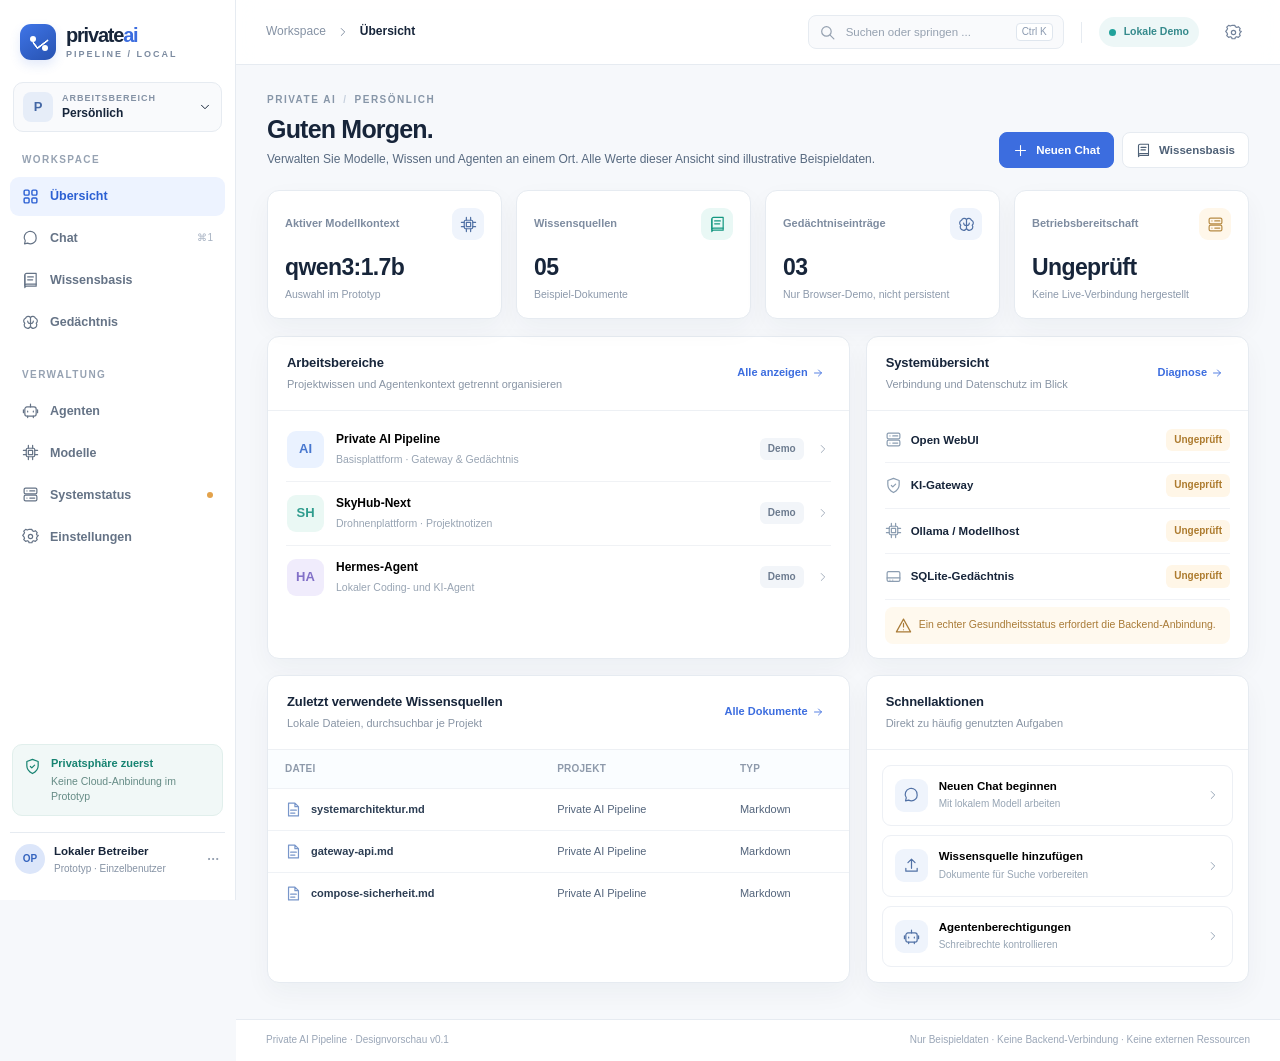
<file: design/prototype/index.html>
<!DOCTYPE html>
<html lang="de">
<head>
  <meta charset="UTF-8">
  <meta name="viewport" content="width=device-width, initial-scale=1">
  <meta name="color-scheme" content="light">
  <meta name="description" content="Private AI Pipeline – lokaler Web-App-Designprototyp, ohne Cloud-Anbindung.">
  <title>Private AI Pipeline · Workspace</title>
  <link rel="stylesheet" href="./styles.css">
  <script defer src="./app.js"></script>
</head>
<body>
<!-- All graphics local; no CDN, web fonts, external scripts or tracking. -->
<svg width="0" height="0" aria-hidden="true" style="position:absolute;overflow:hidden">
 <symbol id="i-grid" viewBox="0 0 24 24"><rect x="3" y="3" width="7" height="7" rx="1.6"/><rect x="14" y="3" width="7" height="7" rx="1.6"/><rect x="3" y="14" width="7" height="7" rx="1.6"/><rect x="14" y="14" width="7" height="7" rx="1.6"/></symbol>
 <symbol id="i-chat" viewBox="0 0 24 24"><path d="M20 11.5a8 8 0 0 1-8 8 9 9 0 0 1-4.1-1l-4.3 1 1-4.3A8.5 8.5 0 1 1 20 11.5Z"/></symbol>
 <symbol id="i-books" viewBox="0 0 24 24"><path d="M4 4.5A2.5 2.5 0 0 1 6.5 2H20v18H6.5A2.5 2.5 0 0 0 4 22Z"/><path d="M4 4.5v15A2.5 2.5 0 0 1 6.5 17H20M8 7h8m-8 4h7"/></symbol>
 <symbol id="i-brain" viewBox="0 0 24 24"><path d="M12 5a4 4 0 0 0-7 1 4 4 0 0 0-1 7 4.4 4.4 0 0 0 3 7 4 4 0 0 0 5-3V5Zm0 0a4 4 0 0 1 7 1 4 4 0 0 1 1 7 4.4 4.4 0 0 1-3 7 4 4 0 0 1-5-3"/><path d="M8 10a3 3 0 0 0 4 3m4-3a3 3 0 0 1-4 3"/></symbol>
 <symbol id="i-bot" viewBox="0 0 24 24"><rect x="4" y="7" width="16" height="13" rx="3"/><path d="M12 3v4m-4 6v1m8-1v1M8 20v2m8-2v2M2 11v4m20-4v4"/></symbol>
 <symbol id="i-cpu" viewBox="0 0 24 24"><rect x="6" y="6" width="12" height="12" rx="2"/><path d="M9 9h6v6H9zM9 2v4m6-4v4M9 18v4m6-4v4M2 9h4m-4 6h4m12-6h4m-4 6h4"/></symbol>
 <symbol id="i-server" viewBox="0 0 24 24"><rect x="3" y="3" width="18" height="8" rx="2"/><rect x="3" y="13" width="18" height="8" rx="2"/><path d="M7 7h.01M7 17h.01M11 7h7m-7 10h7"/></symbol>
 <symbol id="i-settings" viewBox="0 0 24 24"><path d="M10 3h4l.7 2.2 2 .9 2.1-1.1 2.7 2.8-1.1 2.1.9 2L23 12l-1.7 2.1-.9 2 1.1 2.1-2.7 2.8-2.1-1.1-2 .9L14 23h-4l-.7-2.2-2-.9-2.1 1.1-2.7-2.8 1.1-2.1-.9-2L1 12l1.7-2.1.9-2-1.1-2.1 2.7-2.8 2.1 1.1 2-.9L10 3Z" transform="translate(0 -1) scale(1 .95)"/><circle cx="12" cy="12" r="3"/></symbol>
 <symbol id="i-search" viewBox="0 0 24 24"><circle cx="10.5" cy="10.5" r="6.7"/><path d="m16 16 5 5"/></symbol>
 <symbol id="i-plus" viewBox="0 0 24 24"><path d="M12 4v16M4 12h16"/></symbol>
 <symbol id="i-chevron" viewBox="0 0 24 24"><path d="m9 18 6-6-6-6"/></symbol>
 <symbol id="i-down" viewBox="0 0 24 24"><path d="m6 9 6 6 6-6"/></symbol>
 <symbol id="i-arrow" viewBox="0 0 24 24"><path d="M5 12h14m-6-6 6 6-6 6"/></symbol>
 <symbol id="i-lock" viewBox="0 0 24 24"><rect x="4" y="10" width="16" height="11" rx="2"/><path d="M8 10V7a4 4 0 0 1 8 0v3"/></symbol>
 <symbol id="i-shield" viewBox="0 0 24 24"><path d="M12 2 4 5v6c0 5.5 3.5 8.7 8 11 4.5-2.3 8-5.5 8-11V5l-8-3Z"/><path d="m9 12 2 2 4-4"/></symbol>
 <symbol id="i-alert" viewBox="0 0 24 24"><path d="m12 3 10 18H2L12 3Z"/><path d="M12 9v5m0 4h.01"/></symbol>
 <symbol id="i-filter" viewBox="0 0 24 24"><path d="M4 7h16M7 12h10m-7 5h4"/></symbol>
 <symbol id="i-file" viewBox="0 0 24 24"><path d="M5 3h9l5 5v13H5zM14 3v5h5M8 13h8m-8 4h6"/></symbol>
 <symbol id="i-more" viewBox="0 0 24 24"><circle cx="5" cy="12" r="1"/><circle cx="12" cy="12" r="1"/><circle cx="19" cy="12" r="1"/></symbol>
 <symbol id="i-send" viewBox="0 0 24 24"><path d="m21 3-8.5 18-2.8-8.5L1 9.5 21 3Zm0 0-11.3 9.5"/></symbol>
 <symbol id="i-menu" viewBox="0 0 24 24"><path d="M4 6h16M4 12h16M4 18h16"/></symbol>
 <symbol id="i-x" viewBox="0 0 24 24"><path d="M5 5 19 19M19 5 5 19"/></symbol>
 <symbol id="i-check" viewBox="0 0 24 24"><path d="m4 12 5 5L20 6"/></symbol>
 <symbol id="i-clock" viewBox="0 0 24 24"><circle cx="12" cy="12" r="9"/><path d="M12 7v5l3 2"/></symbol>
 <symbol id="i-harddrive" viewBox="0 0 24 24"><rect x="3" y="5" width="18" height="14" rx="2"/><path d="M3 14h18M7 17h.01M11 17h.01"/></symbol>
 <symbol id="i-spark" viewBox="0 0 24 24"><path d="m12 2 2.5 7.5L22 12l-7.5 2.5L12 22l-2.5-7.5L2 12l7.5-2.5L12 2Z"/></symbol>
 <symbol id="i-upload" viewBox="0 0 24 24"><path d="M12 16V3m-5 5 5-5 5 5M4 16v4h16v-4"/></symbol>
 <symbol id="i-trash" viewBox="0 0 24 24"><path d="M4 6h16M9 6V4h6v2m3 0-1 15H7L6 6m4 5v6m4-6v6"/></symbol>
 <symbol id="i-external" viewBox="0 0 24 24"><path d="M14 4h6v6M20 4 10 14m7 0v6H4V7h6"/></symbol>
 <symbol id="i-copy" viewBox="0 0 24 24"><rect x="8" y="8" width="12" height="12" rx="2"/><path d="M16 8V4H4v12h4"/></symbol>
 </svg>
<div class="app" id="app">
  <aside class="sidebar" id="sidebar" aria-label="Hauptnavigation">
    <a href="#overview" class="brand" data-route="overview" aria-label="Private AI Pipeline – Übersicht">
      <span class="brand-mark"><span class="mark-dot"></span><span class="mark-path"></span></span>
      <span class="brand-words"><strong>private<span class="brand-color">ai</span></strong><small>PIPELINE / LOCAL</small></span>
    </a>
    <div class="workspace-trigger" id="workspacePicker" role="button" tabindex="0" aria-label="Arbeitsbereich auswählen">
      <span class="workspace-icon">P</span><span class="workspace-label"><small>ARBEITSBEREICH</small><strong id="workspaceLabel">Persönlich</strong></span><svg class="icon-xs"><use href="#i-down"></use></svg>
    </div>
    <nav class="nav-sections" aria-label="Bereiche">
      <div class="nav-group"><div class="nav-label">WORKSPACE</div>
        <button data-page="overview" class="nav-link active"><svg class="icon"><use href="#i-grid"></use></svg>Übersicht</button>
        <button data-page="chat" class="nav-link"><svg class="icon"><use href="#i-chat"></use></svg>Chat <span class="nav-key">⌘1</span></button>
        <button data-page="knowledge" class="nav-link"><svg class="icon"><use href="#i-books"></use></svg>Wissensbasis</button>
        <button data-page="memory" class="nav-link"><svg class="icon"><use href="#i-brain"></use></svg>Gedächtnis</button>
      </div>
      <div class="nav-group"><div class="nav-label">VERWALTUNG</div>
        <button data-page="agents" class="nav-link"><svg class="icon"><use href="#i-bot"></use></svg>Agenten</button>
        <button data-page="models" class="nav-link"><svg class="icon"><use href="#i-cpu"></use></svg>Modelle</button>
        <button data-page="system" class="nav-link"><svg class="icon"><use href="#i-server"></use></svg>Systemstatus <span class="nav-alert"></span></button>
        <button data-page="settings" class="nav-link"><svg class="icon"><use href="#i-settings"></use></svg>Einstellungen</button>
      </div>
    </nav>
    <div class="sidebar-bottom">
      <div class="privacy-panel"><svg class="icon"><use href="#i-shield"></use></svg><div><strong>Privatsphäre zuerst</strong><p>Keine Cloud-Anbindung im Prototyp</p></div></div>
      <div class="profile"><span class="avatar">OP</span><div class="profile-text"><strong>Lokaler Betreiber</strong><small>Prototyp · Einzelbenutzer</small></div><svg class="icon-xs muted"><use href="#i-more"></use></svg></div>
    </div>
  </aside>
  <div class="mobile-scrim" id="scrim"></div>
  <div class="app-column">
    <header class="topbar">
      <div class="crumbs"><button id="mobileMenu" class="icon-button mobile-menu" aria-label="Menü öffnen"><svg class="icon"><use href="#i-menu"></use></svg></button><span class="crumb-root">Workspace</span><svg class="icon-xs muted"><use href="#i-chevron"></use></svg><strong id="breadcrumb">Übersicht</strong></div>
      <div class="header-tools">
        <button id="globalSearch" class="top-search"><svg class="icon"><use href="#i-search"></use></svg><span>Suchen oder springen ...</span><kbd>Ctrl K</kbd></button>
        <span class="top-divider"></span>
        <span class="offline-pill"><span class="dot-blue"></span> Lokale Demo</span>
        <button id="topSettings" class="icon-button" aria-label="Einstellungen öffnen"><svg class="icon"><use href="#i-settings"></use></svg></button>
      </div>
    </header>
    <main id="view" class="view" tabindex="-1"></main>
    <footer class="app-footer"><span>Private AI Pipeline · Designvorschau v0.1</span><span>Nur Beispieldaten · Keine Backend-Verbindung · Keine externen Ressourcen</span></footer>
  </div>
</div>
<div id="toast" class="toast" role="status" aria-live="polite"></div>
<div id="modalRoot"></div>
</body>
</html>
</file>
<file: design/prototype/styles.css>
/* Private AI Pipeline – neutral light UI. No third party fonts/assets. */
:root{--paper:#f6f8fb;--surface:#fff;--surface-soft:#f9fafc;--text:#17253a;--text2:#586a80;--muted:#8592a4;--line:#e6ebf1;--blue:#3c6ddf;--blue-dark:#2451bf;--blue-soft:#edf3ff;--teal:#169a82;--teal-soft:#e9f8f4;--amber:#be862a;--amber-soft:#fff6e7;--red:#d35e66;--red-soft:#fff2f2;--shadow:0 10px 26px rgba(23,37,58,.045);--radius:12px;--nav-width:236px;--space:22px;font-family:Inter,ui-sans-serif,-apple-system,BlinkMacSystemFont,"Segoe UI",Roboto,Arial,sans-serif; color-scheme:light}
*{box-sizing:border-box}body{margin:0;background:var(--paper);color:var(--text);font-size:13px;line-height:1.45}button,input,select,textarea{font:inherit}button{cursor:pointer}svg{flex-shrink:0}a{color:inherit;text-decoration:none}button:focus-visible,a:focus-visible,input:focus-visible,select:focus-visible,textarea:focus-visible,[role=button]:focus-visible{outline:3px solid #91b1fb;outline-offset:2px}.icon{width:17px;height:17px;fill:none;stroke:currentColor;stroke-width:1.7;stroke-linecap:round;stroke-linejoin:round}.icon-xs{width:14px;height:14px;fill:none;stroke:currentColor;stroke-width:1.7;stroke-linecap:round;stroke-linejoin:round}.muted{color:var(--muted)}.app{display:flex;min-height:100vh}.sidebar{width:var(--nav-width);background:var(--surface);border-right:1px solid var(--line);flex-shrink:0;display:flex;flex-direction:column;position:sticky;top:0;height:100vh;z-index:21}.brand{display:flex;align-items:center;gap:10px;padding:24px 20px 22px}.brand-mark{width:36px;height:36px;border-radius:11px;background:linear-gradient(145deg,#3f75e8,#2752b0);position:relative;box-shadow:0 5px 11px #3c6ddf25}.mark-dot{width:6px;height:6px;background:#fff;border-radius:50%;position:absolute;left:10px;top:12px;box-shadow:12px 9px 0 #fff}.mark-path{position:absolute;width:15px;height:9px;border-left:2px solid #fff;border-bottom:2px solid #fff;left:13px;top:13px;transform:rotate(-37deg);border-radius:2px}.brand-words{display:flex;flex-direction:column;line-height:1.02}.brand-words strong{font-size:20px;letter-spacing:-1.2px;font-weight:800}.brand-color{color:var(--blue)}.brand-words small{font-size:9px;font-weight:800;letter-spacing:2px;color:#7c8ba0;margin-top:5px}.workspace-trigger{display:flex;align-items:center;gap:9px;padding:9px;background:var(--surface-soft);border:1px solid var(--line);margin:0 13px 21px;border-radius:10px;cursor:pointer}.workspace-icon{width:30px;height:30px;border-radius:8px;background:#e6edf8;color:#4266a4;display:grid;place-items:center;font-weight:800}.workspace-label{flex:1;display:flex;flex-direction:column}.workspace-label small{font-size:9px;letter-spacing:1px;font-weight:800;color:#8492a5}.workspace-label strong{font-size:12px}.nav-sections{flex:1;padding:0 10px;overflow:auto}.nav-group{margin:0 0 26px}.nav-label{padding:0 12px;margin-bottom:9px;letter-spacing:1.4px;color:#96a2b2;font-weight:800;font-size:10px}.nav-link{border:0;background:transparent;display:flex;align-items:center;gap:11px;text-align:left;color:#657386;width:100%;padding:10px 12px;border-radius:9px;font-size:12.5px;font-weight:600;margin-bottom:3px;min-height:39px}.nav-link:hover{background:#f5f8fc;color:#263955}.nav-link.active{background:#edf3ff;color:#2c60d3;font-weight:750}.nav-link.active .icon{stroke-width:2}.nav-key{margin-left:auto;font-size:10px;color:#a7b2c2;font-weight:500}.nav-alert{width:6px;height:6px;border-radius:50%;background:#e3a24b;margin-left:auto}.sidebar-bottom{padding:12px}.privacy-panel{display:flex;gap:10px;background:#f1f8f7;border:1px solid #e1efec;border-radius:10px;padding:11px;color:#168371}.privacy-panel .icon{margin-top:2px}.privacy-panel strong{display:block;font-size:11px}.privacy-panel p{font-size:10.5px;margin:3px 0 0;color:#658b85;line-height:1.4}.profile{display:flex;align-items:center;gap:9px;margin:16px -2px 2px;padding:10px 5px;border-top:1px solid var(--line)}.avatar{background:#dce6fa;color:#3564bf;display:grid;place-items:center;width:30px;height:30px;border-radius:50%;font-size:10px;font-weight:800}.profile-text{flex:1;display:flex;flex-direction:column}.profile-text strong{font-size:11.5px}.profile-text small{font-size:10px;color:var(--muted);margin-top:2px}.app-column{min-width:0;display:flex;flex-direction:column;flex:1}.topbar{height:65px;display:flex;align-items:center;justify-content:space-between;padding:0 30px;background:rgba(255,255,255,.91);border-bottom:1px solid var(--line);gap:20px;position:sticky;top:0;z-index:11;backdrop-filter:blur(12px)}.crumbs{display:flex;align-items:center;gap:10px;font-size:12px;white-space:nowrap}.crumb-root{color:var(--muted)}.crumbs strong{font-weight:680}.header-tools{display:flex;align-items:center;gap:17px}.top-search{width:256px;height:34px;display:flex;align-items:center;gap:10px;text-align:left;background:var(--surface-soft);border:1px solid var(--line);border-radius:8px;padding:0 10px;color:#95a1b0;font-size:11.5px}.top-search span{flex:1}.top-search kbd{font-family:inherit;color:#8b9ab0;border:1px solid #dfe6ee;padding:1px 5px;border-radius:4px;font-size:10px;background:#fff}.top-divider{height:21px;width:1px;background:var(--line)}.offline-pill{display:inline-flex;gap:8px;align-items:center;background:#edf7f7;color:#358a8c;font-size:10.5px;font-weight:750;padding:7px 10px;border-radius:99px;white-space:nowrap}.dot-blue{width:7px;height:7px;background:#21a29b;border-radius:50%}.icon-button{background:transparent;border:0;color:#72829a;width:34px;height:34px;border-radius:8px;display:grid;place-items:center}.icon-button:hover{background:var(--paper);color:var(--text)}.mobile-menu{display:none}.view{padding:28px 31px 36px;max-width:1620px;width:100%;margin:0 auto;flex:1;outline:none}.app-footer{display:flex;justify-content:space-between;gap:12px;border-top:1px solid var(--line);padding:13px 30px;color:#9aa6b7;font-size:10px;background:#fff}.page-head{display:flex;justify-content:space-between;align-items:flex-end;gap:15px;margin:0 0 22px}.eyebrow{font-size:10px;text-transform:uppercase;color:#8796a8;font-weight:800;letter-spacing:1.5px;display:flex;gap:7px;align-items:center}.page-head h1{font-size:25px;line-height:1.18;letter-spacing:-.8px;font-weight:760;margin:7px 0 7px}.page-description{color:var(--text2);font-size:12px;margin:0;max-width:720px}.page-actions{display:flex;align-items:center;gap:8px;flex-wrap:wrap}.btn{border-radius:8px;height:36px;padding:0 13px;display:inline-flex;justify-content:center;align-items:center;gap:8px;font-size:11.5px;font-weight:720;border:1px solid var(--line);background:#fff;color:#4f6177;white-space:nowrap}.btn:hover{background:#f8fafc}.btn.primary{background:var(--blue);color:#fff;border-color:var(--blue)}.btn.primary:hover{background:var(--blue-dark)}.btn.soft{background:#f1f5fb;color:#44658f;border-color:transparent}.btn.danger{color:#b73b45}.btn .icon{width:15px;height:15px}.btn.sm{height:31px;padding:0 11px;font-size:11px}.btn:disabled{opacity:.55;cursor:not-allowed}.demo-note{font-size:11px;padding:10px 12px;background:#f0f5ff;border:1px solid #dce8ff;color:#52729e;border-radius:8px;display:flex;gap:9px;align-items:center}.demo-note .icon{color:var(--blue)}.card{background:var(--surface);border:1px solid var(--line);border-radius:var(--radius);box-shadow:var(--shadow);min-width:0}.card-head{display:flex;align-items:center;justify-content:space-between;gap:14px;padding:17px 19px;border-bottom:1px solid #edf0f4}.card-head h2{font-size:13px;font-weight:760;margin:0;letter-spacing:-.1px}.card-head p{font-size:11px;margin:4px 0 0;color:#8995a5}.link-button{border:0;background:transparent;color:var(--blue);font-weight:750;font-size:11px;display:inline-flex;align-items:center;gap:4px}.link-button .icon-xs{width:12px;height:12px}.dash-kpis{display:grid;grid-template-columns:repeat(4,minmax(0,1fr));gap:14px;margin:0 0 17px}.kpi{padding:17px 17px 16px;min-height:121px;position:relative}.kpi .topline{display:flex;justify-content:space-between;align-items:center;gap:10px}.kpi .kpi-name{font-size:11px;color:#7e8ca0;font-weight:720}.mini-icon{width:32px;height:32px;border-radius:9px;background:#eff4fc;display:grid;place-items:center;color:#5171a5}.mini-icon.teal{background:#e9f8f5;color:#149781}.mini-icon.amber{background:#fff7ea;color:#b88c45}.kpi .value{font-size:23px;font-weight:785;letter-spacing:-.6px;margin:11px 0 2px}.kpi .sub{color:#8c99ab;font-size:10.5px}.status-row{display:flex;align-items:center;gap:7px}.badge{display:inline-flex;align-items:center;gap:6px;font-size:10px;font-weight:760;padding:4px 8px;border-radius:6px;background:#f2f5f9;color:#6c7b8f;white-space:nowrap}.badge.blue{background:#eef3ff;color:#3c6ddf}.badge.teal{background:var(--teal-soft);color:#138e7c}.badge.amber{background:var(--amber-soft);color:#ad7b2e}.badge.red{background:var(--red-soft);color:#b9525d}.badge .microdot{width:5px;height:5px;border-radius:50%;background:currentColor}.dashboard-grid{display:grid;grid-template-columns:minmax(0,1.52fr) minmax(300px,1fr);gap:16px;margin-bottom:16px}.section-body{padding:7px 18px 11px}.project-row{display:flex;align-items:center;gap:12px;padding:13px 1px;border-bottom:1px solid #f0f2f5}.project-row:last-child{border-bottom:0}.project-logo{height:37px;width:37px;border-radius:9px;display:grid;place-items:center;background:#eaf2ff;color:#4777cf;font-weight:750;font-size:13px}.project-logo.teal{background:#eaf8f4;color:#2f9c8d}.project-logo.purple{background:#f0ecfc;color:#8270c8}.project-info{flex:1;min-width:0}.project-info strong{font-size:12px;font-weight:730;display:block}.project-info small{display:block;color:#98a4b3;font-size:10.5px;margin-top:3px}.project-right{display:flex;align-items:center;gap:12px;color:#a5b0be;font-size:11px}.health-row{display:flex;align-items:center;justify-content:space-between;padding:11px 0;border-bottom:1px solid #f0f2f6;gap:10px}.health-row:last-child{border:0}.health-left{display:flex;align-items:center;gap:9px}.health-left .icon{color:#8b9db1}.health-row strong{font-size:11.5px}.health-row small{color:#a0acba;margin-left:5px}.health-footer{margin:7px 0 3px;background:#fff9ee;color:#a97b37;padding:10px;border-radius:8px;font-size:10.5px;display:flex;gap:7px}.lower-grid{display:grid;grid-template-columns:minmax(0,1.52fr) minmax(300px,1fr);gap:16px}.table-wrap{overflow-x:auto}.data-table{width:100%;border-collapse:collapse;text-align:left}.data-table th{font-size:10px;color:#8e9aab;font-weight:800;letter-spacing:.25px;background:#fafdff}.data-table td,.data-table th{padding:12px 17px;border-bottom:1px solid #eff2f6;white-space:nowrap}.data-table tr:last-child td{border-bottom:0}.data-table td{font-size:11px;color:#54657c}.data-table td:first-child{font-weight:660;color:#2c3d53}.file-cell{display:flex;align-items:center;gap:9px}.file-cell .icon{color:#7896ca}.quick-grid{padding:15px;display:grid;gap:9px}.quick-action{display:flex;align-items:center;gap:11px;text-align:left;border:1px solid #edf0f5;background:#fff;border-radius:9px;padding:12px;width:100%}.quick-action:hover{border-color:#d7e5fc;background:#fbfdff}.quick-action .mini-icon{width:33px;height:33px}.quick-action div:nth-child(2){flex:1}.quick-action strong{display:block;font-size:11.5px}.quick-action small{font-size:10px;color:#97a5b4}.quick-action>.icon-xs{color:#98a6b8}.toolbar{display:flex;gap:9px;align-items:center;justify-content:space-between;flex-wrap:wrap;margin-bottom:14px}.toolbar-left{display:flex;align-items:center;gap:9px;flex-wrap:wrap}.field{border:1px solid #e0e7f0;background:#fff;border-radius:8px;height:36px;padding:0 11px;min-width:0;color:#354960;font-size:11.5px}.field::placeholder{color:#a6b0bf}.search-field{position:relative}.search-field>.icon{position:absolute;left:11px;top:9px;color:#93a1b1}.search-field .field{padding-left:36px;width:263px}.empty{padding:40px 20px;text-align:center;color:#8b9baa;font-size:12px}.empty .icon{width:25px;height:25px;margin-bottom:9px}.split{display:grid;grid-template-columns:minmax(0,1fr) minmax(280px,350px);gap:16px}.info-list{padding:8px 18px}.info-row{display:flex;justify-content:space-between;gap:12px;padding:12px 0;border-bottom:1px solid #eef1f5;font-size:11.5px}.info-row:last-child{border:0}.info-row span:first-child{color:#8491a4}.info-row strong{font-size:11.5px;max-width:60%;text-align:right}.setting-group{padding:19px}.setting-row{display:flex;align-items:center;justify-content:space-between;gap:20px;padding:15px 0;border-bottom:1px solid #eef1f5}.setting-row:first-child{padding-top:0}.setting-row:last-child{border:0}.setting-row strong{font-size:12px}.setting-row p{font-size:11px;color:#94a0af;margin:3px 0 0}.toggle{width:37px;height:21px;border:0;border-radius:20px;position:relative;background:#d6dfe9;padding:0;flex-shrink:0}.toggle:after{content:"";position:absolute;left:3px;top:3px;width:15px;height:15px;background:#fff;border-radius:50%;box-shadow:0 1px 2px #6b78894d;transition:transform .16s}.toggle[aria-checked=true]{background:var(--blue)}.toggle[aria-checked=true]:after{transform:translateX(16px)}.memory-item{display:flex;align-items:flex-start;gap:12px;padding:15px 18px;border-bottom:1px solid #eef1f5}.memory-item:last-child{border:0}.memory-icon{background:#f0f4fc;color:#6885b5;border-radius:8px;padding:8px}.memory-main{flex:1;min-width:0}.memory-main strong{display:block;font-size:12px}.memory-main p{color:#617187;font-size:11px;margin:4px 0 7px}.memory-meta{display:flex;gap:8px;align-items:center;color:#9aa6b4;font-size:10px}.memory-actions{display:flex;gap:4px}.chat-layout{display:grid;grid-template-columns:220px minmax(0,1fr);gap:16px;height:min(700px,calc(100vh - 220px));min-height:485px}.conversation-panel,.chat-panel{display:flex;flex-direction:column;overflow:hidden}.conversation-list{padding:12px;overflow-y:auto;flex:1}.conversation-item{display:block;border:0;background:transparent;text-align:left;width:100%;padding:11px;border-radius:8px;color:#637287;font-size:11.5px;margin-bottom:5px}.conversation-item.active{background:var(--blue-soft);color:var(--blue);font-weight:750}.chat-topline{display:flex;align-items:center;justify-content:space-between;padding:14px 18px;border-bottom:1px solid var(--line);gap:10px}.chat-topline strong{font-size:12px}.chat-messages{flex:1;overflow-y:auto;padding:26px 22px}.bubble-row{display:flex;gap:11px;margin:0 0 22px;max-width:810px}.bubble-row.user{margin-left:auto;max-width:70%;flex-direction:row-reverse}.bubble-avatar{display:grid;place-items:center;width:28px;height:28px;border-radius:9px;color:var(--blue);background:var(--blue-soft);flex-shrink:0}.bubble-row.user .bubble-avatar{background:#e4eaf4;color:#6d7890}.bubble{padding:11px 14px;border-radius:11px;background:#f6f8fb;color:#4e5f74;font-size:12px;line-height:1.68;white-space:pre-wrap}.bubble-row.user .bubble{background:#ebf1fd;color:#2e4f8e}.bubble-meta{font-weight:720;font-size:10.5px;margin-bottom:5px;color:#31445d}.chat-input-area{padding:13px 18px 18px;border-top:1px solid var(--line)}.composer{border:1px solid #dfe7f2;border-radius:10px;display:flex;align-items:flex-end;gap:9px;padding:8px 9px 8px 13px}.composer textarea{resize:none;flex:1;min-width:0;max-height:150px;height:47px;border:0;outline:none;padding:8px 0;background:transparent;color:var(--text);font-size:12px}.composer button{width:33px;height:33px;background:var(--blue);border:0;color:#fff;border-radius:8px;display:grid;place-items:center;margin-bottom:1px}.composer button:disabled{opacity:.5}.composer-caption{color:#a3adba;font-size:10px;text-align:center;margin-top:8px}.status-wide{background:#fbfdff;border:1px dashed #dfe7f2;padding:20px;border-radius:10px;display:flex;align-items:center;gap:13px}.status-wide h3{font-size:12px;margin:0 0 4px}.status-wide p{font-size:11px;color:#8c9aac;margin:0}.status-wide .mini-icon{width:40px;height:40px}.stat-value{font-weight:780;color:var(--text)}.token-example{font-family:ui-monospace,SFMono-Regular,Consolas,monospace;background:#f1f4f8;border-radius:5px;padding:2px 5px;font-size:10px;color:#6d7791}.callout{padding:13px 15px;margin-top:14px;border-radius:9px;background:#fff9ec;color:#99743a;font-size:11px;border:1px solid #f9ebcc;line-height:1.65}.callout strong{color:#936b2c}.projects-banner{background:linear-gradient(110deg,#edf3ff 0%,#f6f9ff 75%);border:1px solid #dfe9ff;border-radius:12px;display:flex;justify-content:space-between;align-items:center;gap:20px;padding:17px 20px;margin-bottom:16px}.projects-banner strong{font-size:12px}.projects-banner p{margin:3px 0 0;color:#7485a0;font-size:11px}.model-grid{display:grid;grid-template-columns:repeat(3,minmax(0,1fr));gap:14px}.model-card{padding:18px;display:flex;flex-direction:column;gap:10px}.model-card.selected{border-color:#a7befa;box-shadow:0 0 0 2px #eef3ff}.model-card h3{font-size:13px;letter-spacing:-.2px;margin:0}.model-card p{font-size:11px;color:#8694a7;margin:0;flex:1;line-height:1.6}.model-card .badge{align-self:flex-start}.model-tags{display:flex;gap:5px;flex-wrap:wrap}.model-tags span{background:#f5f7fa;border:1px solid #eaf0f4;border-radius:5px;padding:4px 6px;font-size:10px;color:#8090a4}.model-card .btn{width:100%}.inline-warn{font-size:11px;color:#92713d;margin-top:8px}.modal-cover{position:fixed;inset:0;background:rgba(22,39,63,.36);display:grid;place-items:center;z-index:50;padding:20px}.modal{width:min(460px,100%);background:white;border-radius:14px;box-shadow:0 18px 90px #1a2b4340;overflow:hidden}.modal-head{padding:18px 20px;border-bottom:1px solid var(--line);display:flex;align-items:center;justify-content:space-between}.modal-head strong{font-size:14px}.modal-body{padding:18px 20px}.modal-body p{font-size:11.5px;color:#6e7f92;line-height:1.7;margin:0 0 14px}.modal-footer{border-top:1px solid var(--line);padding:14px 20px;display:flex;justify-content:flex-end;gap:8px}.form-label{font-size:10.5px;color:#65758a;font-weight:760;display:block;margin-bottom:6px}.form-row{margin-bottom:13px}.form-row .field{width:100%}.form-row textarea.field{height:100px;resize:vertical;padding:10px}.toast{position:fixed;bottom:20px;right:20px;display:none;z-index:70;background:#22334e;color:#fff;border-radius:9px;box-shadow:0 12px 40px #24375245;font-size:12px;padding:12px 15px;max-width:min(420px,calc(100vw - 40px));line-height:1.5}.toast.show{display:block}.cmd-list{display:grid;gap:3px}.cmd-item{display:flex;align-items:center;gap:10px;width:100%;border:0;border-radius:8px;padding:11px 9px;background:transparent;text-align:left;color:#44566e;font-size:12px}.cmd-item:hover,.cmd-item:focus-visible{background:#edf3ff;color:#2451bf}.cmd-item .icon{color:#8192a8}.cmd-item span{flex:1}.cmd-item small{color:#9aa8b7}.mobile-scrim{display:none}.compact .view{padding-top:21px}.compact .kpi{padding:12px;min-height:110px}.compact .card-head{padding:12px 16px}.compact .data-table td,.compact .data-table th{padding:9px 13px}.compact .project-row{padding:9px 0}.compact .nav-link{min-height:34px;padding-top:7px;padding-bottom:7px}
@media(max-width:1250px){.sidebar{--nav-width:220px}.topbar{padding:0 22px}.view{padding:24px 23px}.dash-kpis{grid-template-columns:repeat(2,1fr)}.model-grid{grid-template-columns:repeat(2,1fr)}}
@media(max-width:960px){.dashboard-grid,.lower-grid,.split{grid-template-columns:1fr}.top-search{width:210px}.page-head{align-items:flex-start}.project-right{gap:7px}}
@media(max-width:760px){.sidebar{position:fixed;left:0;top:0;bottom:0;transform:translateX(-100%);transition:transform .19s;width:250px;box-shadow:15px 0 35px #18243712}.sidebar.open{transform:translateX(0)}.mobile-scrim.show{display:block;position:fixed;inset:0;background:#14263b50;z-index:20}.mobile-menu{display:grid}.topbar{height:59px;padding:0 16px}.header-tools{gap:9px}.top-search{width:36px;height:36px;padding:0;justify-content:center;background:transparent;border-color:transparent}.top-search span,.top-search kbd,.top-divider{display:none}.offline-pill{font-size:0;width:31px;height:31px;justify-content:center;padding:0}.offline-pill .dot-blue{width:8px;height:8px}.view{padding:20px 15px}.app-footer{display:block;padding:13px 15px}.app-footer span{display:block}.app-footer span+span{margin-top:3px}.page-head{display:block}.page-actions{margin-top:14px}.page-head h1{font-size:23px}.chat-layout{grid-template-columns:1fr;height:calc(100vh - 216px);min-height:440px}.conversation-panel{display:none}.bubble-row.user{max-width:87%}.chat-messages{padding:17px 11px}.model-grid{grid-template-columns:1fr}.projects-banner{display:block}.projects-banner .btn{margin-top:12px}}
@media(max-width:490px){.dash-kpis{gap:9px;grid-template-columns:repeat(2,minmax(0,1fr))}.kpi{padding:12px 11px;min-height:113px}.kpi .value{font-size:20px}.kpi .mini-icon{width:27px;height:27px}.search-field .field{width:100%}.toolbar-left,.search-field{width:100%}.data-table td,.data-table th{padding:12px 11px}.page-actions .btn{flex:1}.badge{font-size:9px}.page-head{margin-bottom:17px}}
@media(prefers-reduced-motion:reduce){*,*:after,*:before{transition:none!important;animation:none!important}}
/* Small-screen tables expose the most important columns; full metadata is available on larger displays. */
@media(max-width:490px){.data-table th:nth-child(n+3),.data-table td:nth-child(n+3){display:none}.data-table td:first-child{font-size:10.5px}.data-table td:nth-child(2){font-size:10px}}
</file>
